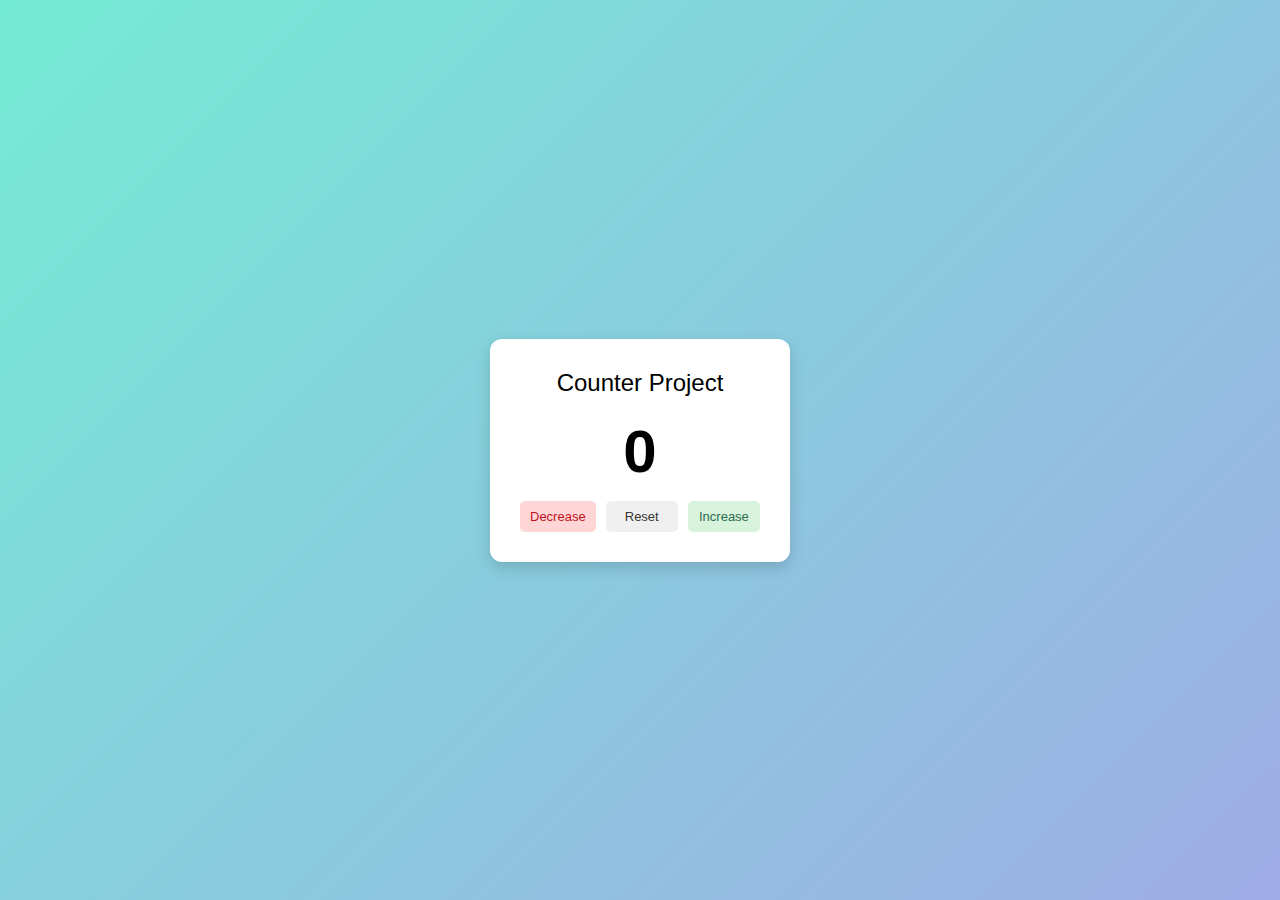
<file: Simple Counter App/index.html>
<!DOCTYPE html>
<html lang="en">
<head>
    <meta charset="UTF-8">
    <title>Counter App</title>
    <meta name="viewport" content="width=device-width, initial-scale=1.0">
    <link rel="stylesheet" href="style.css">
</head>
<body>

    <div class="wrapper">
        <h2>Counter Project</h2>
        <span class="value" id="value">0</span>

        <div class="actions">
            <button class="control minus">Decrease</button>
            <button class="control clear">Reset</button>
            <button class="control plus">Increase</button>
        </div>
    </div>

    <script src="app.js"></script>
</body>
</html>
</file>
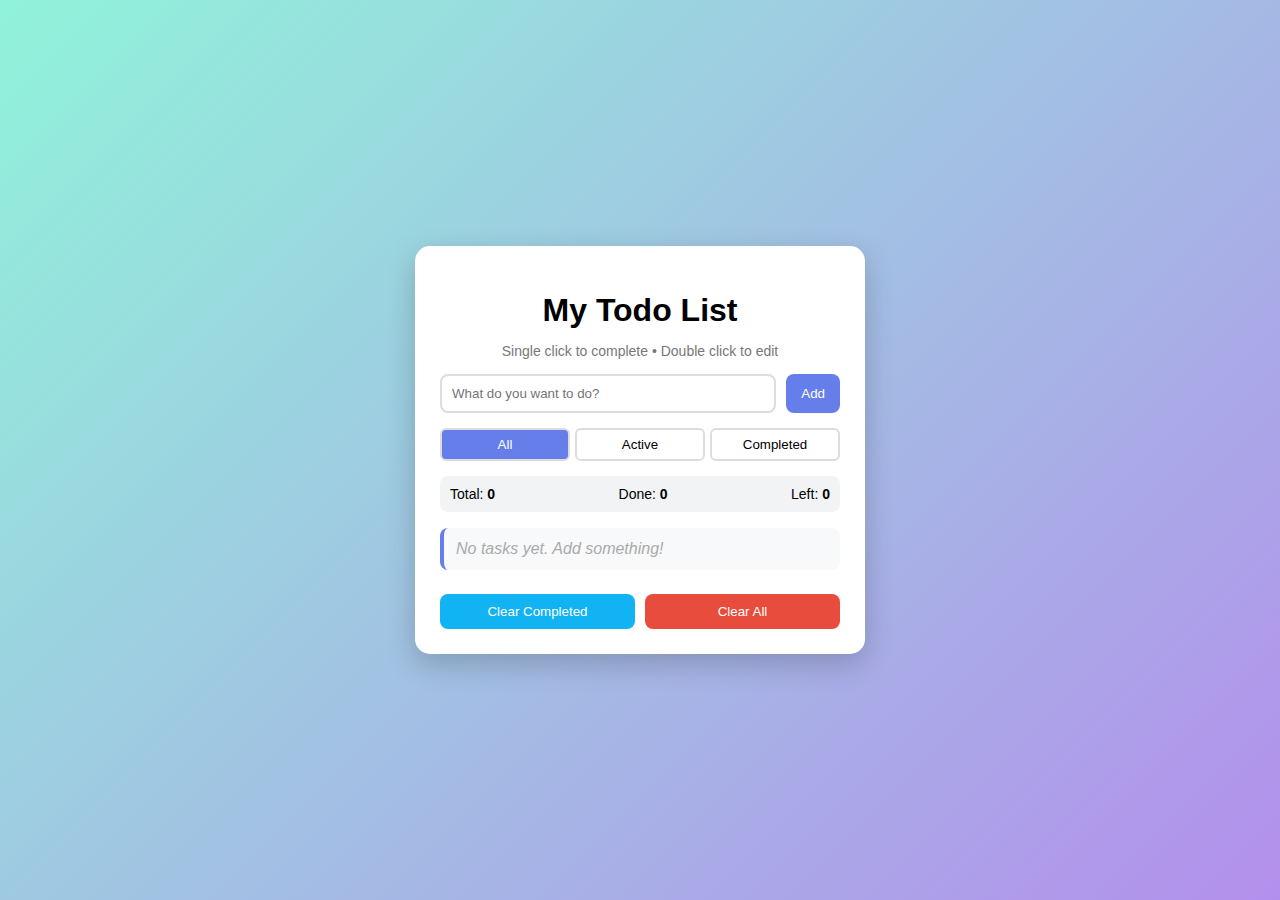
<file: To-Do List/index.html>
<!DOCTYPE html>
<html lang="en">
<head>
    <meta charset="UTF-8">
    <title>Todo App</title>
    <meta name="viewport" content="width=device-width, initial-scale=1.0">
    <link rel="stylesheet" href="style.css">
</head>
<body>

<div class="app">
    <h1>My Todo List</h1>
    <p>Single click to complete • Double click to edit</p>

    <div class="add-area">
        <input type="text" id="taskInput" placeholder="What do you want to do?">
        <button id="addTask">Add</button>
    </div>

    <div class="filters">
        <button data-type="all" class="filter active">All</button>
        <button data-type="active" class="filter">Active</button>
        <button data-type="done" class="filter">Completed</button>
    </div>

    <div class="stats">
        <span>Total: <b id="totalNum">0</b></span>
        <span>Done: <b id="doneNum">0</b></span>
        <span>Left: <b id="leftNum">0</b></span>
    </div>

    <ul id="list">
        <li class="empty">No tasks yet. Add something!</li>
    </ul>

    <div class="bottom">
        <button id="clearDone">Clear Completed</button>
        <button id="clearAll">Clear All</button>
    </div>
</div>

<script src="app.js"></script>
</body>
</html>
</file>
<file: Simple Counter App/style.css>
* {
    margin: 0;
    padding: 0;
    box-sizing: border-box;
}

body {
    font-family: Verdana, sans-serif;
    height: 100vh;
    display: flex;
    justify-content: center;
    align-items: center;
    background: linear-gradient(135deg, #74ebd5, #9face6);
}

.wrapper {
    background: #ffffff;
    padding: 30px;
    width: 300px;
    text-align: center;
    border-radius: 12px;
    box-shadow: 0 6px 15px rgba(0, 0, 0, 0.15);
}

h2 {
    margin-bottom: 20px;
    font-weight: normal;
}

.value {
    display: block;
    font-size: 60px;
    margin: 15px 0;
    font-weight: bold;
}

.actions {
    display: flex;
    justify-content: space-between;
    gap: 10px;
}

.control {
    flex: 1;
    padding: 8px 10px;
    border: none;
    border-radius: 5px;
    cursor: pointer;
    font-size: 13px;
    transition: 0.2s;
}

.control:hover {
    opacity: 0.85;
}

.minus {
    background-color: #ffd6d6;
    color: #c1121f;
}

.clear {
    background-color: #f0f0f0;
    color: #333;
}

.plus {
    background-color: #d8f3dc;
    color: #2d6a4f;
}
</file>
<file: To-Do List/style.css>
body {
    margin: 0;
    font-family: Arial, sans-serif;
    background: linear-gradient(135deg, #90f3da, #b38fec);
    min-height: 100vh;
    display: flex;
    justify-content: center;
    align-items: center;
}

.app {
    background: #fff;
    width: 400px;
    padding: 25px;
    border-radius: 15px;
    box-shadow: 0 10px 30px rgba(0,0,0,0.2);
}

h1 {
    text-align: center;
    margin-bottom: 5px;
}

p {
    text-align: center;
    color: #777;
    font-size: 14px;
}

.add-area {
    display: flex;
    gap: 10px;
    margin: 15px 0;
}

.add-area input {
    flex: 1;
    padding: 10px;
    border-radius: 8px;
    border: 2px solid #ddd;
}

.add-area button {
    padding: 10px 15px;
    background: #667eea;
    border: none;
    color: white;
    border-radius: 8px;
    cursor: pointer;
}

.filters {
    display: flex;
    gap: 5px;
    margin-bottom: 15px;
}

.filter {
    flex: 1;
    padding: 7px;
    background: #fff;
    border: 2px solid #ddd;
    border-radius: 6px;
    cursor: pointer;
}

.filter.active {
    background: #667eea;
    color: white;
}

.stats {
    display: flex;
    justify-content: space-between;
    background: #f1f3f5;
    padding: 10px;
    border-radius: 8px;
    font-size: 14px;
    margin-bottom: 10px;
}

ul {
    list-style: none;
    padding: 0;
    max-height: 300px;
    overflow-y: auto;
}

li {
    background: #f8f9fa;
    padding: 12px;
    border-radius: 8px;
    margin-bottom: 8px;
    display: flex;
    justify-content: space-between;
    align-items: center;
    border-left: 4px solid #667eea;
}

li.completed {
    background: #e8f8ef;
    border-left-color: #27ae60;
}

li.completed .text {
    text-decoration: line-through;
    color: #888;
}

li.hidden {
    display: none;
}

.text {
    cursor: pointer;
    flex: 1;
}

.delete {
    background: #e74c3c;
    color: white;
    border: none;
    padding: 6px 10px;
    border-radius: 5px;
    cursor: pointer;
}

.edit {
    flex: 1;
    padding: 6px;
}

.empty {
    text-align: center;
    color: #aaa;
    font-style: italic;
}

.bottom {
    display: flex;
    gap: 10px;
    margin-top: 10px;
}

.bottom button {
    flex: 1;
    padding: 10px;
    border: none;
    border-radius: 8px;
    cursor: pointer;
    color: white;
}

#clearDone {
    background: #12b3f3;
}

#clearAll {
    background: #e74c3c;
}
</file>
